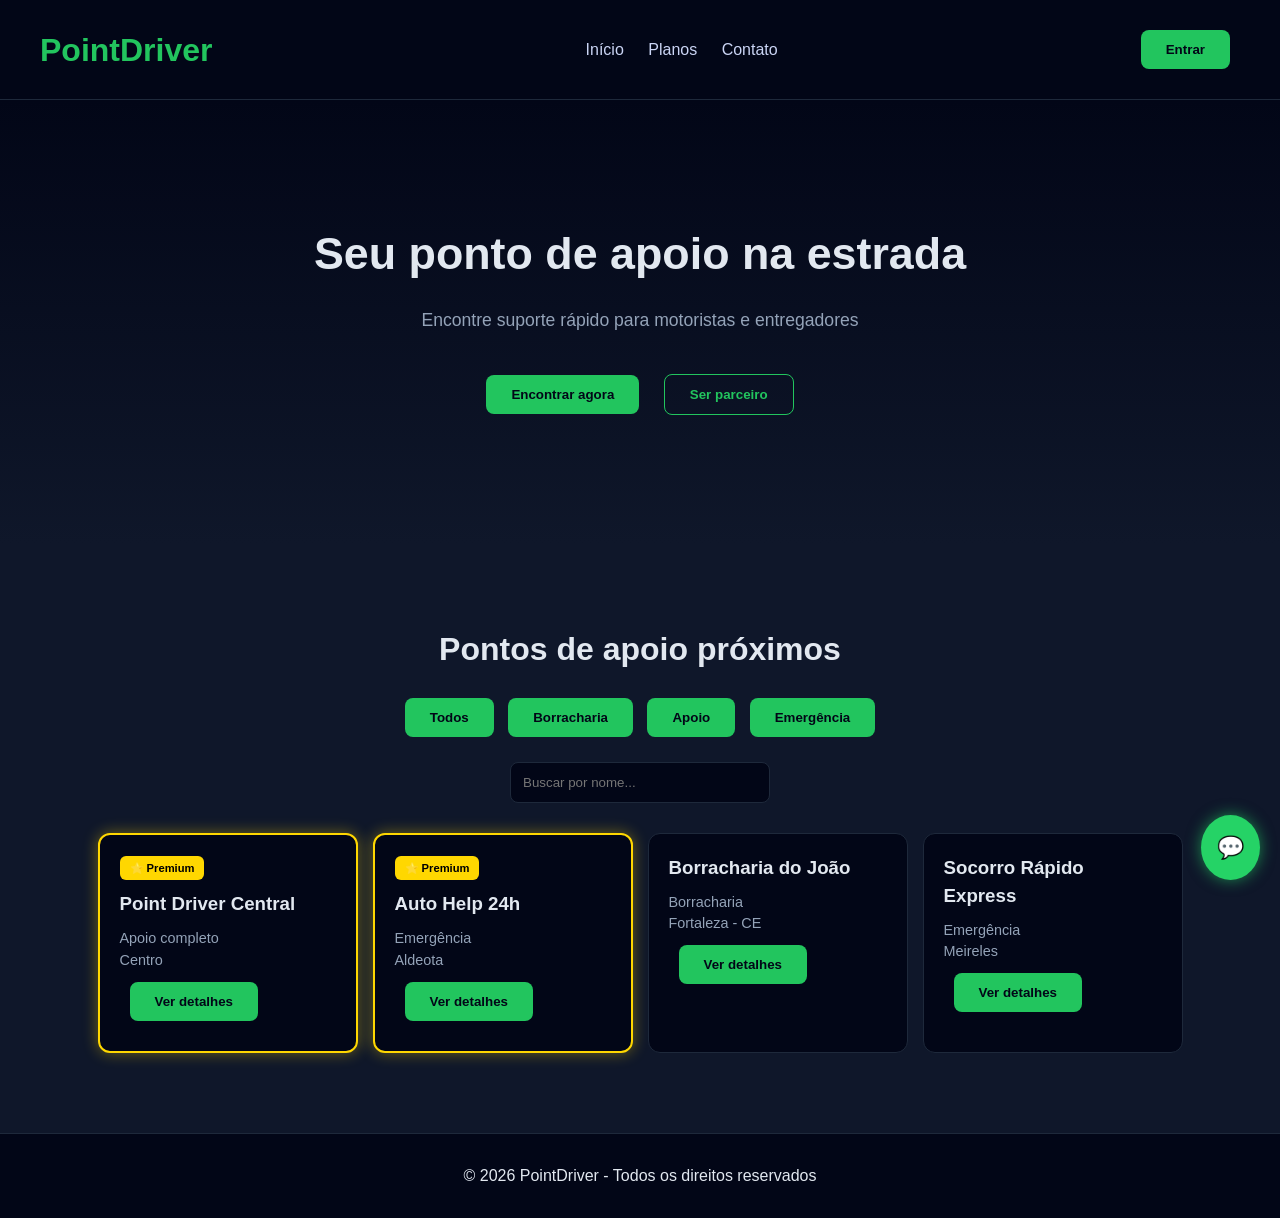
<file: index.html>
<!DOCTYPE html>
<html lang="pt-BR">

<head>
  <!-- CONFIGURAÇÕES BÁSICAS -->
  <meta charset="UTF-8">
  <meta name="viewport" content="width=device-width, initial-scale=1.0">
  <title>PointDriver</title>

  <!-- DESCRIÇÃO PARA SEO -->
  <meta name="description" content="Rede de pontos de apoio para motoristas e entregadores. Encontre ajuda rápida na estrada.">

  <!-- CSS -->
  <link rel="stylesheet" href="css/style.css">
</head>

<body>

  <!-- ================= NAVBAR ================= -->
  <header class="navbar">
    <h1>PointDriver</h1>

    <!-- MENU -->
    <nav>
      <a href="#">Início</a>
      <a href="#">Planos</a>
      <a href="#">Contato</a>
    </nav>

    <!-- LOGIN -->
    <div class="nav-right">
      <button onclick="openLogin()">Entrar</button>
    </div>
  </header>

  <main>

    <!-- ================= HERO / CAPA ================= -->
    <section class="hero">
      <h2>Seu ponto de apoio na estrada</h2>
      <p>Encontre suporte rápido para motoristas e entregadores</p>

      <div class="hero-buttons">
        <button type="button">Encontrar agora</button>
        <button type="button" class="secondary">Ser parceiro</button>
      </div>
    </section>

    <!-- ================= LISTA DE PARCEIROS ================= -->
    <section class="parceiros-section">
      <h2>Pontos de apoio próximos</h2>

      <!-- FILTROS -->
      <div class="filters">
        <button type="button" onclick="filterPartners('all')">Todos</button>
        <button type="button" onclick="filterPartners('Borracharia')">Borracharia</button>
        <button type="button" onclick="filterPartners('Apoio completo')">Apoio</button>
        <button type="button" onclick="filterPartners('Emergência')">Emergência</button>
      </div>

      <!-- BUSCA -->
      <input 
        type="text"
        id="campoBusca"
        placeholder="Buscar por nome..."
        onkeyup="searchPartners()"
      />

      <!-- CONTAINER ONDE JS INSERE OS CARDS -->
      <div id="parceiros" class="parceiros"></div>
    </section>

  </main>

  <!-- ================= MODAL DETALHES PARCEIRO ================= -->
  <div id="janela" class="modal">
    <div class="janela-conteudo">

      <!-- FECHAR -->
      <span class="close" onclick="closeModal()">&times;</span>

      <!-- DADOS DINÂMICOS -->
      <h2 id="janelaNome"></h2>
      <p id="janelaTipo"></p>
      <p id="janelaLocal"></p>

      <!-- SERVIÇOS -->
      <div id="janelaServicos"></div>

      <!-- AVALIAÇÃO -->
      <p id="janelaAvaliacao"></p>

      <!-- BOTÃO WHATSAPP -->
      <a id="botaoWhatsapp" target="_blank">
        <button type="button">Chamar no WhatsApp</button>
      </a>

    </div>
  </div>

  <!-- ================= BOTÃO WHATSAPP FIXO ================= -->
  <a 
    href="https://wa.me/5585999999999"
    class="whatsapp-float"
    target="_blank"
  >
    💬
  </a>

  <!-- ================= RODAPÉ ================= -->
  <footer>
    <p>© 2026 PointDriver - Todos os direitos reservados</p>
  </footer>

  <!-- ================= MODAL LOGIN ================= -->
  <div id="janelaLogin" class="modal">
    <div class="janela-conteudo">

      <!-- FECHAR LOGIN -->
      <span class="close" onclick="closeLogin()">&times;</span>

      <h2>Entrar</h2>

      <!-- CAMPOS -->
      <input type="text" id="loginNome" placeholder="Seu nome">
      <input type="email" id="loginEmail" placeholder="Seu email">

      <!-- BOTÃO -->
      <button onclick="loginUser()">Entrar</button>

    </div>
  </div>

  <!-- ================= SCRIPTS ================= -->
  <script src="./data/partners.js"></script>
  <script src="./js/script.js"></script>

</body>
</html>
</file>
<file: css/style.css>
/* ================= RESET ================= */
* {
  margin: 0;
  padding: 0;
  box-sizing: border-box;
}

/* ================= BASE ================= */
body {
  font-family: "Segoe UI", Arial, sans-serif;
  background: #0f172a;
  color: #e2e8f0;
  line-height: 1.5;
}

/* ================= NAVBAR ================= */
.navbar {
  display: flex;
  justify-content: space-between;
  align-items: center;
  padding: 20px 40px;
  background: #020617;
  border-bottom: 1px solid #1e293b;
}

.navbar h1 {
  color: #22c55e;
}

.navbar a {
  margin-left: 20px;
  color: #cbd5f5;
  text-decoration: none;
  transition: 0.3s;
}

.navbar a:hover {
  color: #22c55e;
}

/* ================= HERO ================= */
.hero {
  text-align: center;
  padding: 120px 20px;
  background: linear-gradient(180deg, #020617, #0f172a);
}

.hero h2 {
  font-size: 2.8rem;
  margin-bottom: 20px;
}

.hero p {
  color: #94a3b8;
  margin-bottom: 30px;
  font-size: 1.1rem;
}

/* ================= BOTÕES ================= */
button {
  padding: 12px 25px;
  margin: 10px;
  border-radius: 8px;
  border: none;
  background: #22c55e;
  color: #020617;
  font-weight: bold;
  cursor: pointer;
  transition: 0.3s;
}

button:hover {
  transform: scale(1.05);
  opacity: 0.9;
}

.secondary {
  background: transparent;
  border: 1px solid #22c55e;
  color: #22c55e;
}

/* ================= SEÇÕES ================= */
section {
  padding: 80px 20px;
  text-align: center;
}

section h2 {
  margin-bottom: 20px;
  font-size: 2rem;
}

/* ================= FILTROS ================= */
.filters {
  margin-bottom: 20px;
}

.filters button {
  margin: 5px;
}

/* ================= BUSCA ================= */
#campoBusca {
  padding: 12px;
  width: 260px;
  margin-bottom: 30px;
  border-radius: 8px;
  border: none;
  outline: none;
  background: #020617;
  color: white;
  border: 1px solid #1e293b;
}

/* ================= LISTA PARCEIROS ================= */
.parceiros {
  display: flex;
  flex-wrap: wrap;
  justify-content: center;
  gap: 15px;
}

/* ================= CARD PARCEIRO ================= */
.card-parceiro {
  background: #020617;
  border: 1px solid #1e293b;
  border-radius: 12px;
  padding: 20px;
  width: 260px;
  text-align: left;
  transition: all 0.25s ease;
  cursor: pointer;
}

.card-parceiro:hover {
  border-color: #22c55e;
  transform: translateY(-6px) scale(1.02);
  box-shadow: 0 15px 30px rgba(0, 0, 0, 0.12);
}

.card-parceiro h3 {
  margin-bottom: 10px;
}

.card-parceiro p {
  font-size: 0.9rem;
  color: #94a3b8;
}

.card-parceiro.premium:hover {
  box-shadow: 0 10px 35px rgba(255,215,0,0.4);
  transform: translateY(-9px) scale(1.10);
}

.card-parceiro button {
  transition: 0.2s;
}

.card-parceiro button:hover {
  background: #111;
  color: white;
}

/* ================= FOOTER ================= */
footer {
  padding: 30px;
  text-align: center;
  background: #020617;
  border-top: 1px solid #1e293b;
}

/* ================= MODAL ================= */
.modal {
  display: none;
  position: fixed;
  top: 0;
  left: 0;
  width: 100%;
  height: 100%;
  background: rgba(2, 6, 23, 0.85);
  justify-content: center;
  align-items: center;
}

/* CAIXA DO MODAL */
.janela-conteudo {
  background: #020617;
  padding: 30px;
  border-radius: 12px;
  width: 320px;
  text-align: center;
  border: 1px solid #1e293b;
  position: relative;
  animation: fadeIn 0.3s ease;
}

/* INPUT LOGIN */
.janela-conteudo input {
  width: 100%;
  padding: 10px;
  margin: 8px 0;
  border-radius: 8px;
  border: none;
}

/* BOTÃO FECHAR */
.close {
  position: absolute;
  top: 10px;
  right: 15px;
  cursor: pointer;
  font-size: 20px;
}

/* ================= SERVIÇOS MODAL ================= */
#janelaServicos {
  text-align: left;
  margin: 15px 0;
}

#janelaServicos ul {
  padding-left: 20px;
}

#janelaServicos li {
  margin-bottom: 5px;
}

/* ================= AVALIAÇÃO ================= */
#janelaAvaliacao {
  margin: 10px 0;
  font-weight: bold;
  color: #22c55e;
}

/* ================= BOTÃO WHATSAPP MODAL ================= */
#botaoWhatsapp button {
  width: 100%;
  margin-top: 15px;
  background: #25d366;
  color: white;
}

/* ================= WHATSAPP FLUTUANTE ================= */
.whatsapp-float {
  position: fixed;
  bottom: 20px;
  right: 20px;
  background: #25d366;
  color: white;
  padding: 16px;
  border-radius: 50%;
  font-size: 22px;
  text-decoration: none;
  box-shadow: 0 0 15px rgba(37, 211, 102, 0.6);
  transition: 0.3s;
}

.whatsapp-float:hover {
  transform: scale(1.1);
}

/* ================= PREMIUM ================= */
.premium {
  border: 2px solid gold;
  box-shadow: 0 0 15px rgba(255, 215, 0, 0.4);
}

.badge {
  display: inline-block;
  background: gold;
  color: black;
  padding: 4px 10px;
  border-radius: 6px;
  font-size: 0.7rem;
  margin-bottom: 10px;
  font-weight: bold;
}

/* ================= ANIMAÇÃO ================= */
@keyframes fadeIn {
  from {
    transform: scale(0.9);
    opacity: 0;
  }
  to {
    transform: scale(1);
    opacity: 1;
  }
}

/* ================= RESPONSIVO ================= */
@media (max-width: 600px) {

  .hero h2 {
    font-size: 2rem;
  }

  .navbar {
    flex-direction: column;
    gap: 10px;
  }

  #campoBusca {
    width: 90%;
  }

}
</file>
